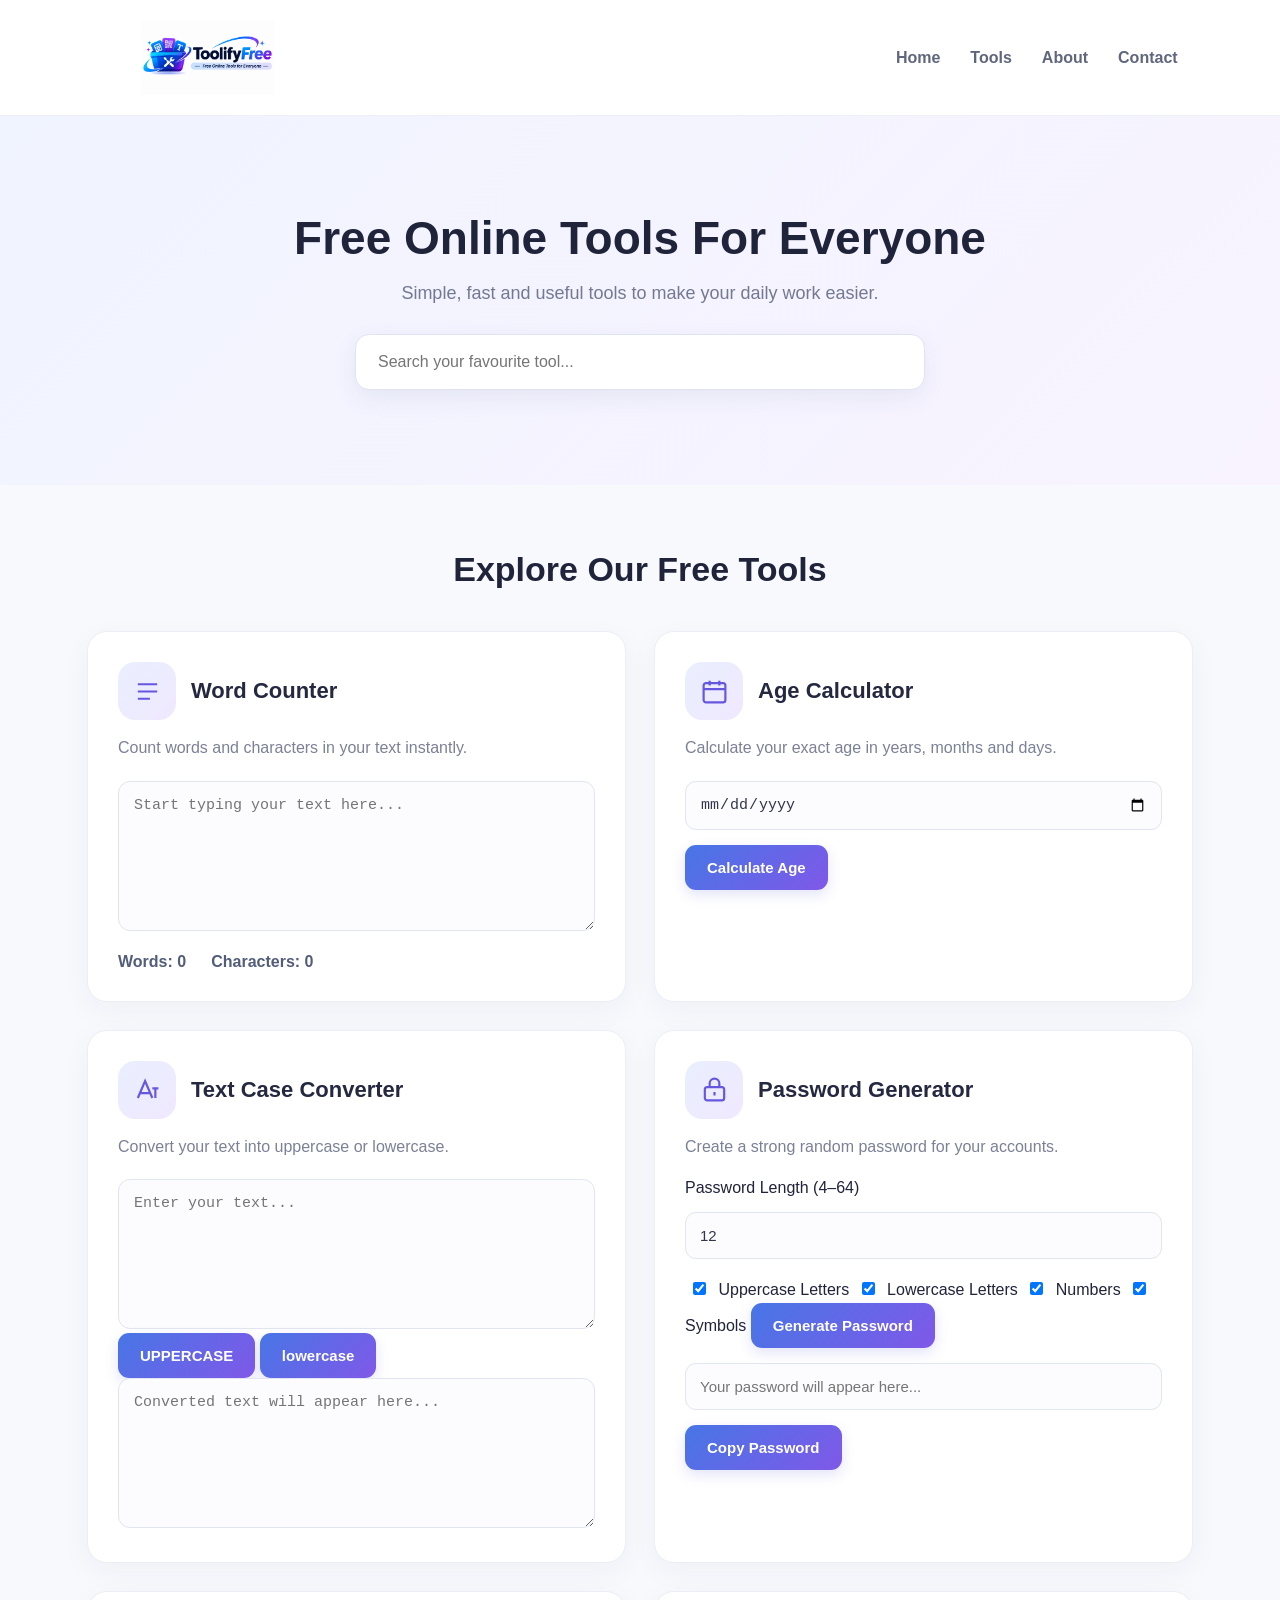
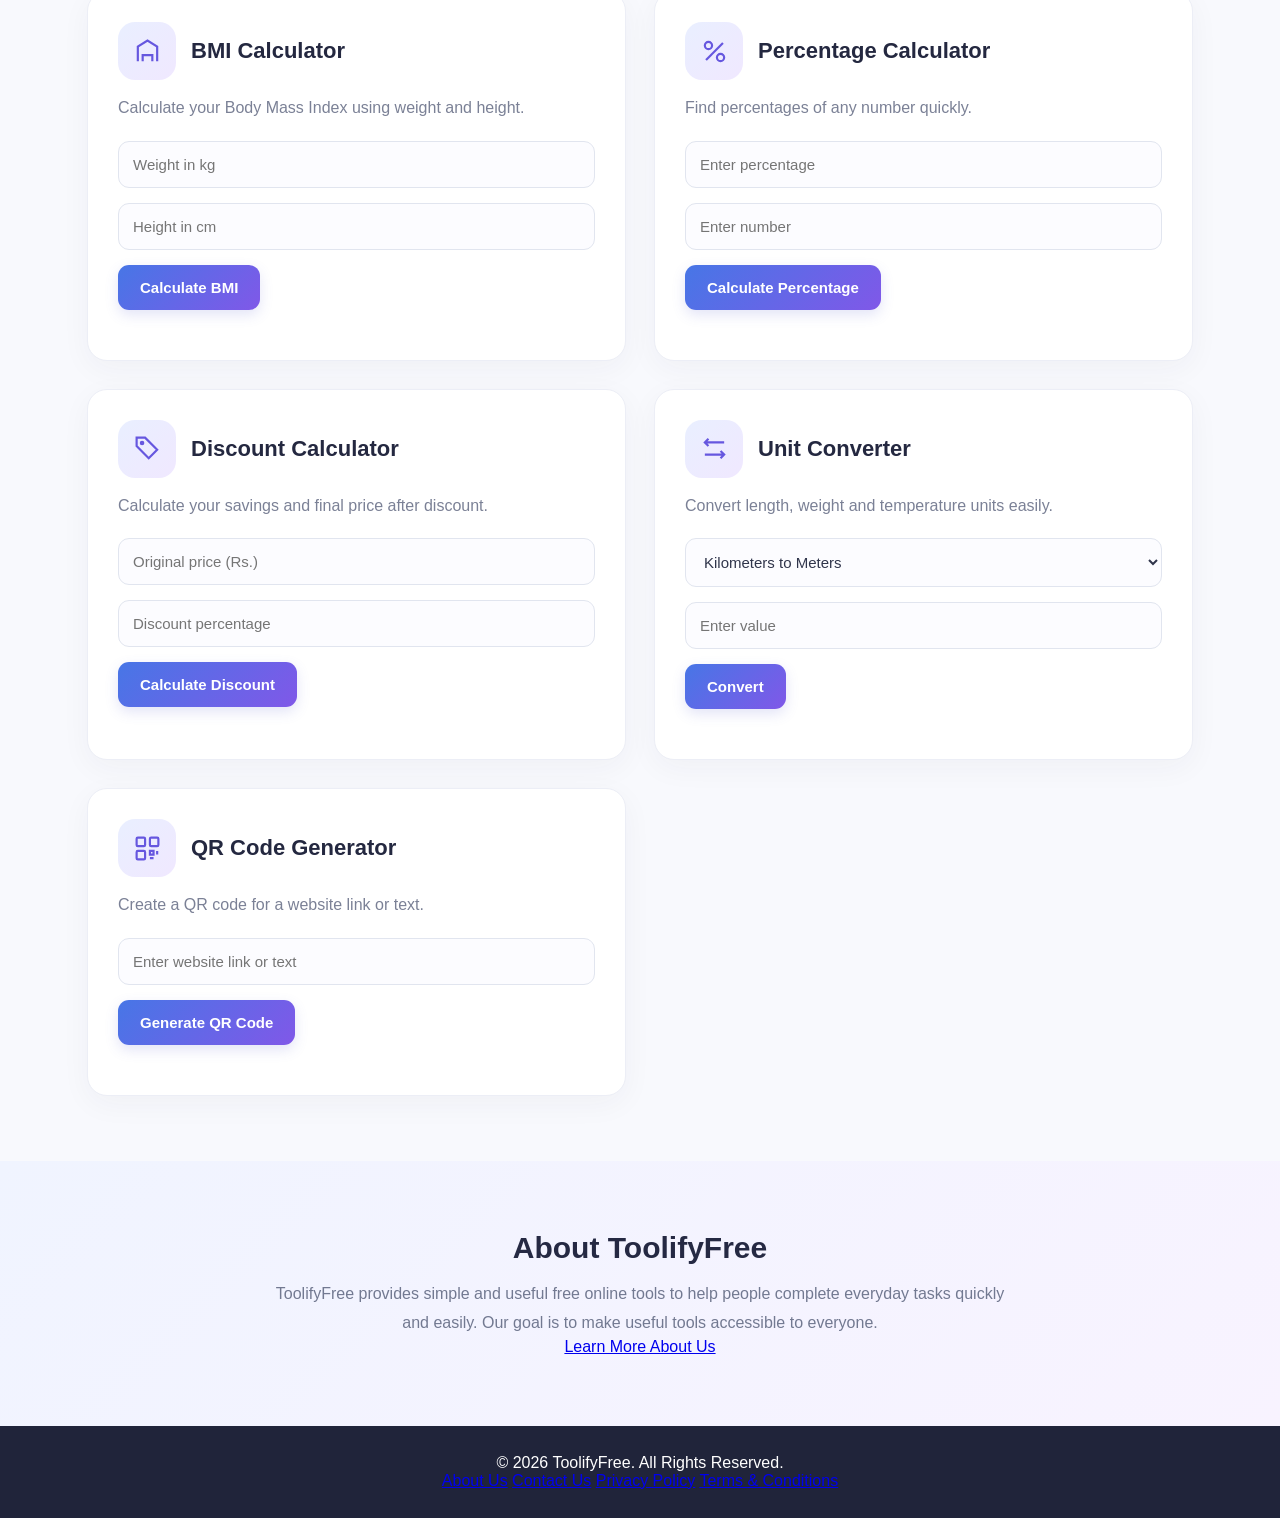
<file: index.html>
<!DOCTYPE html>
<html lang="en">
<head>
    <meta charset="UTF-8">
    <meta name="viewport" content="width=device-width, initial-scale=1.0">

    <title>ToolifyFree - Free Online Tools, Calculators & Text Tools</title>

    <meta name="description" content="Use free online tools at ToolifyFree, including word counter, age calculator, text case converter, password generator, BMI calculator, percentage calculator, discount calculator, unit converter and QR code generator.">

    <meta name="robots" content="index, follow">

    <link rel="canonical" href="https://mharoonmharoon94-create.github.io/toolifyfree/">

    <meta property="og:title" content="ToolifyFree - Free Online Tools">
    <meta property="og:description" content="Explore free online calculators, text tools and useful generators at ToolifyFree.">
    <meta property="og:url" content="https://mharoonmharoon94-create.github.io/toolifyfree/">
    <meta property="og:type" content="website">

    <link rel="stylesheet" href="style.css">
</head>
<body>

    <!-- NAVIGATION -->
    <nav class="navbar">
        <a href="#home">
            <img src="logo.png" alt="ToolifyFree Logo" class="site-logo">
        </a>

        <div class="nav-links">
            <a href="#home">Home</a>
            <a href="#tools">Tools</a>
            <a href="#about">About</a>
            <a href="contact.html">Contact</a>
        </div>
    </nav>

    <!-- HERO SECTION -->
    <header class="hero" id="home">
        <h1>Free Online Tools For Everyone</h1>
        <p>Simple, fast and useful tools to make your daily work easier.</p>
        <input type="text" id="searchInput" placeholder="Search your favourite tool...">
    </header>

    <!-- TOOLS SECTION -->
    <main id="tools">
        <h2 class="section-title">Explore Our Free Tools</h2>

        <div class="tools-container">

            <!-- WORD COUNTER -->
            <section class="tool-card">
                <div class="tool-heading">
                    <div class="tool-icon">
                        <svg viewBox="0 0 24 24" fill="none" stroke="currentColor" stroke-width="1.8">
                            <path d="M4 6h16M4 12h16M4 18h10"/>
                        </svg>
                    </div>
                    <h2>Word Counter</h2>
                </div>
                <p>Count words and characters in your text instantly.</p>
                <textarea id="textInput" placeholder="Start typing your text here..."></textarea>
                <div class="results">
                    <span>Words: <span id="wordCount">0</span></span>
                    <span>Characters: <span id="charCount">0</span></span>
                </div>
            </section>

            <!-- AGE CALCULATOR -->
            <section class="tool-card">
                <div class="tool-heading">
                    <div class="tool-icon">
                        <svg viewBox="0 0 24 24" fill="none" stroke="currentColor" stroke-width="1.8">
                            <rect x="3" y="5" width="18" height="16" rx="2"/>
                            <path d="M16 3v4M8 3v4M3 10h18"/>
                        </svg>
                    </div>
                    <h2>Age Calculator</h2>
                </div>
                <p>Calculate your exact age in years, months and days.</p>
                <input type="date" id="birthDate">
                <button id="calculateBtn">Calculate Age</button>
                <p id="ageResult"></p>
            </section>

            <!-- TEXT CASE CONVERTER -->
            <section class="tool-card">
                <div class="tool-heading">
                    <div class="tool-icon">
                        <svg viewBox="0 0 24 24" fill="none" stroke="currentColor" stroke-width="1.8">
                            <path d="M4 19L10 5l6 14M6 15h8M16 11h5M18.5 11v8"/>
                        </svg>
                    </div>
                    <h2>Text Case Converter</h2>
                </div>
                <p>Convert your text into uppercase or lowercase.</p>
                <textarea id="caseInput" placeholder="Enter your text..."></textarea>
                <button id="upperBtn">UPPERCASE</button>
                <button id="lowerBtn">lowercase</button>
                <textarea id="caseOutput" placeholder="Converted text will appear here..." readonly></textarea>
            </section>

            <!-- PASSWORD GENERATOR -->
            <section class="tool-card">
                <div class="tool-heading">
                    <div class="tool-icon">
                        <svg viewBox="0 0 24 24" fill="none" stroke="currentColor" stroke-width="1.8">
                            <rect x="4" y="10" width="16" height="11" rx="2"/>
                            <path d="M8 10V7a4 4 0 0 1 8 0v3M12 14v3"/>
                        </svg>
                    </div>
                    <h2>Password Generator</h2>
                </div>
                <p>Create a strong random password for your accounts.</p>

                <label for="passwordLength">Password Length (4–64)</label>
                <input type="number" id="passwordLength" min="4" max="64" value="12">

                <label><input type="checkbox" id="includeUpper" checked> Uppercase Letters</label>
                <label><input type="checkbox" id="includeLower" checked> Lowercase Letters</label>
                <label><input type="checkbox" id="includeNumbers" checked> Numbers</label>
                <label><input type="checkbox" id="includeSymbols" checked> Symbols</label>

                <button id="generatePasswordBtn">Generate Password</button>
                <input type="text" id="generatedPassword" placeholder="Your password will appear here..." readonly>
                <button id="copyPasswordBtn">Copy Password</button>
                <p id="passwordMessage"></p>
            </section>

            <!-- BMI CALCULATOR -->
            <section class="tool-card">
                <div class="tool-heading">
                    <div class="tool-icon">
                        <svg viewBox="0 0 24 24" fill="none" stroke="currentColor" stroke-width="1.8">
                            <path d="M4 20V8l8-5 8 5v12"/>
                            <path d="M8 20v-5h8v5"/>
                        </svg>
                    </div>
                    <h2>BMI Calculator</h2>
                </div>
                <p>Calculate your Body Mass Index using weight and height.</p>
                <input type="number" id="bmiWeight" placeholder="Weight in kg">
                <input type="number" id="bmiHeight" placeholder="Height in cm">
                <button id="calculateBMI">Calculate BMI</button>
                <p id="bmiResult"></p>
            </section>

            <!-- PERCENTAGE CALCULATOR -->
            <section class="tool-card">
                <div class="tool-heading">
                    <div class="tool-icon">
                        <svg viewBox="0 0 24 24" fill="none" stroke="currentColor" stroke-width="1.8">
                            <circle cx="7" cy="7" r="3"/>
                            <circle cx="17" cy="17" r="3"/>
                            <path d="M19 5L5 19"/>
                        </svg>
                    </div>
                    <h2>Percentage Calculator</h2>
                </div>
                <p>Find percentages of any number quickly.</p>
                <input type="number" id="percentageValue" placeholder="Enter percentage">
                <input type="number" id="percentageNumber" placeholder="Enter number">
                <button id="calculatePercentage">Calculate Percentage</button>
                <p id="percentageResult"></p>
            </section>

            <!-- DISCOUNT CALCULATOR -->
            <section class="tool-card">
                <div class="tool-heading">
                    <div class="tool-icon">
                        <svg viewBox="0 0 24 24" fill="none" stroke="currentColor" stroke-width="1.8">
                            <path d="M20 13l-7 7L3 10V3h7l10 10z"/>
                            <circle cx="7.5" cy="7.5" r="1"/>
                        </svg>
                    </div>
                    <h2>Discount Calculator</h2>
                </div>
                <p>Calculate your savings and final price after discount.</p>
                <input type="number" id="originalPrice" placeholder="Original price (Rs.)">
                <input type="number" id="discountPercent" placeholder="Discount percentage">
                <button id="calculateDiscount">Calculate Discount</button>
                <p id="discountResult"></p>
            </section>

            <!-- UNIT CONVERTER -->
            <section class="tool-card">
                <div class="tool-heading">
                    <div class="tool-icon">
                        <svg viewBox="0 0 24 24" fill="none" stroke="currentColor" stroke-width="1.8">
                            <path d="M4 7h16M4 17h16M7 4l-3 3 3 3M17 14l3 3-3 3"/>
                        </svg>
                    </div>
                    <h2>Unit Converter</h2>
                </div>
                <p>Convert length, weight and temperature units easily.</p>

                <select id="unitType">
                    <option value="km-m">Kilometers to Meters</option>
                    <option value="m-km">Meters to Kilometers</option>
                    <option value="kg-g">Kilograms to Grams</option>
                    <option value="g-kg">Grams to Kilograms</option>
                    <option value="c-f">Celsius to Fahrenheit</option>
                    <option value="f-c">Fahrenheit to Celsius</option>
                    <option value="m-ft">Meters to Feet</option>
                    <option value="ft-m">Feet to Meters</option>
                </select>

                <input type="number" id="unitValue" placeholder="Enter value">
                <button id="convertUnit">Convert</button>
                <p id="unitResult"></p>
            </section>

            <!-- QR CODE GENERATOR -->
            <section class="tool-card">
                <div class="tool-heading">
                    <div class="tool-icon">
                        <svg viewBox="0 0 24 24" fill="none" stroke="currentColor" stroke-width="1.8">
                            <rect x="3" y="3" width="7" height="7" rx="1"/>
                            <rect x="14" y="3" width="7" height="7" rx="1"/>
                            <rect x="3" y="14" width="7" height="7" rx="1"/>
                            <path d="M14 14h3v3h-3zM20 14v3M14 20h3"/>
                        </svg>
                    </div>
                    <h2>QR Code Generator</h2>
                </div>
                <p>Create a QR code for a website link or text.</p>
                <input type="text" id="qrInput" placeholder="Enter website link or text">
                <button id="generateQR">Generate QR Code</button>
                <div id="qrResult" style="margin-top:20px; text-align:center;"></div>
                <button id="downloadQR" style="display:none; margin-top:15px;">
                    Download QR Code
                </button>
                <p id="qrMessage"></p>
            </section>

        </div>

        <p id="noResults" style="display:none; text-align:center; margin:25px;">
            No tools found. Try another search.
        </p>
    </main>

    <!-- ABOUT SECTION -->
    <section class="about" id="about">
        <h2>About ToolifyFree</h2>
        <p>
            ToolifyFree provides simple and useful free online tools
            to help people complete everyday tasks quickly and easily.
            Our goal is to make useful tools accessible to everyone.
        </p>
        <a href="about.html">Learn More About Us</a>
    </section>

    <!-- FOOTER -->
    <footer>
        <p>© 2026 ToolifyFree. All Rights Reserved.</p>
        <div class="footer-links">
            <a href="about.html">About Us</a>
            <a href="contact.html">Contact Us</a>
            <a href="privacy.html">Privacy Policy</a>
            <a href="terms.html">Terms &amp; Conditions</a>
        </div>
    </footer>

    <script src="script.js"></script>
</body>
</html>
</file>
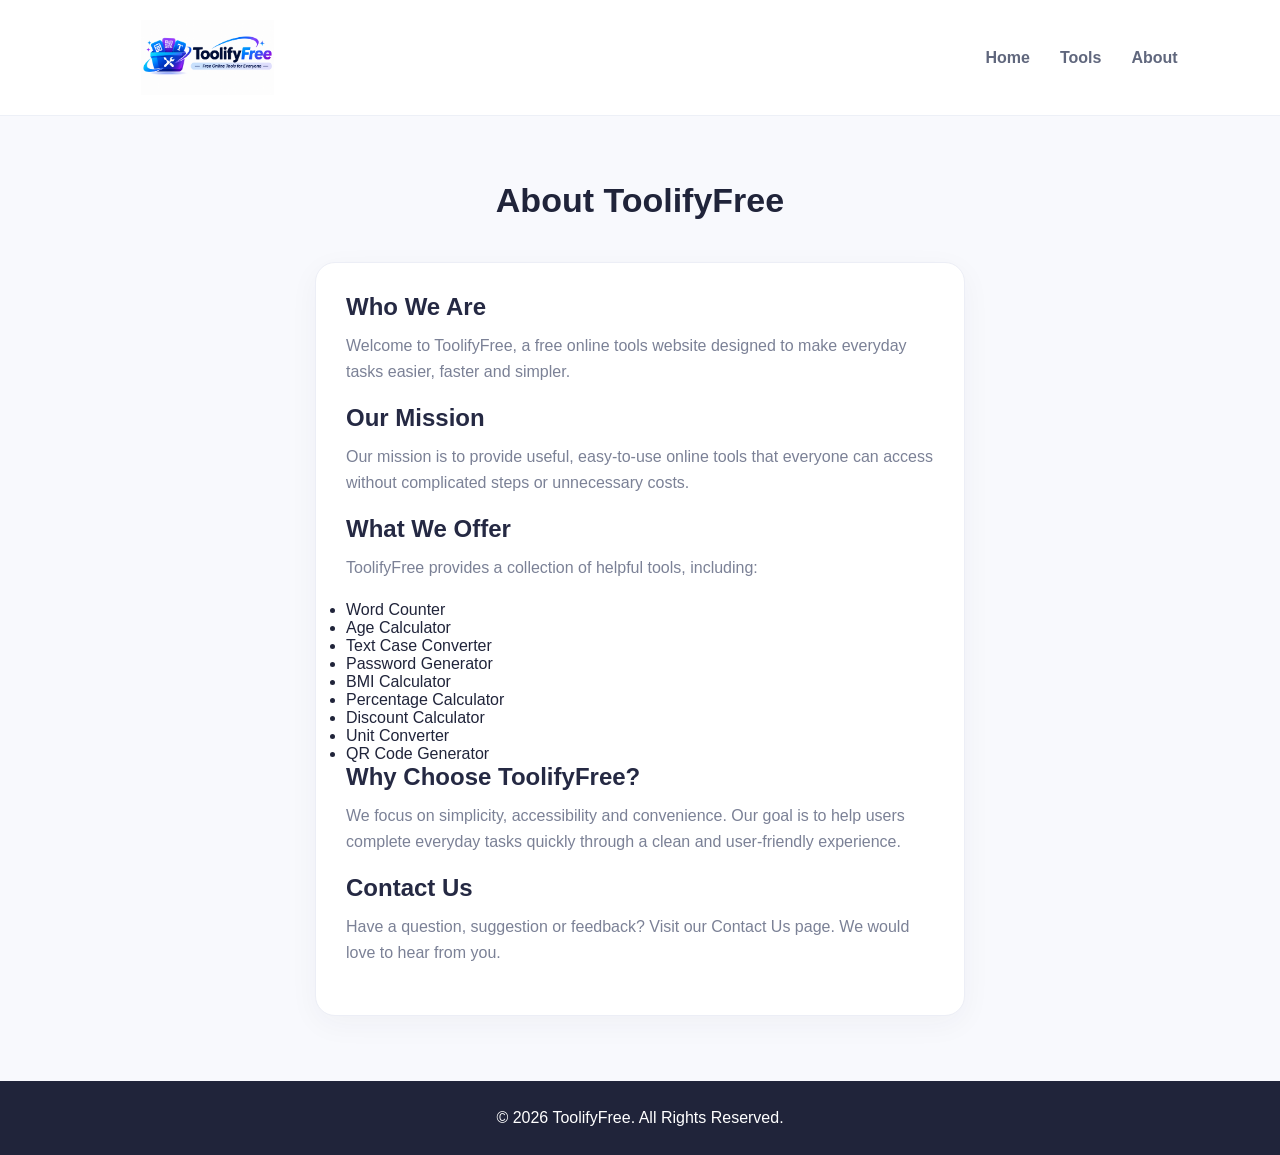
<file: about.html>
<!DOCTYPE html>
<html lang="en">
<head>
    <meta charset="UTF-8">
    <meta name="viewport" content="width=device-width, initial-scale=1.0">
    <title>About Us - ToolifyFree</title>
    <link rel="stylesheet" href="style.css">
</head>
<body>

    <nav class="navbar">
        <a href="index.html">
            <img src="logo.png" alt="ToolifyFree Logo" class="site-logo">
        </a>

        <div class="nav-links">
            <a href="index.html">Home</a>
            <a href="index.html#tools">Tools</a>
            <a href="index.html#about">About</a>
        </div>
    </nav>

    <main>
        <h1 class="section-title">About ToolifyFree</h1>

        <section class="tool-card contact-card">

            <h2>Who We Are</h2>
            <p>Welcome to ToolifyFree, a free online tools website designed to make everyday tasks easier, faster and simpler.</p>

            <h2>Our Mission</h2>
            <p>Our mission is to provide useful, easy-to-use online tools that everyone can access without complicated steps or unnecessary costs.</p>

            <h2>What We Offer</h2>
            <p>ToolifyFree provides a collection of helpful tools, including:</p>

            <ul>
                <li>Word Counter</li>
                <li>Age Calculator</li>
                <li>Text Case Converter</li>
                <li>Password Generator</li>
                <li>BMI Calculator</li>
                <li>Percentage Calculator</li>
                <li>Discount Calculator</li>
                <li>Unit Converter</li>
                <li>QR Code Generator</li>
            </ul>

            <h2>Why Choose ToolifyFree?</h2>
            <p>We focus on simplicity, accessibility and convenience. Our goal is to help users complete everyday tasks quickly through a clean and user-friendly experience.</p>

            <h2>Contact Us</h2>
            <p>Have a question, suggestion or feedback? Visit our Contact Us page. We would love to hear from you.</p>

        </section>
    </main>

    <footer>
        <p>© 2026 ToolifyFree. All Rights Reserved.</p>
    </footer>

</body>
</html>
</file>
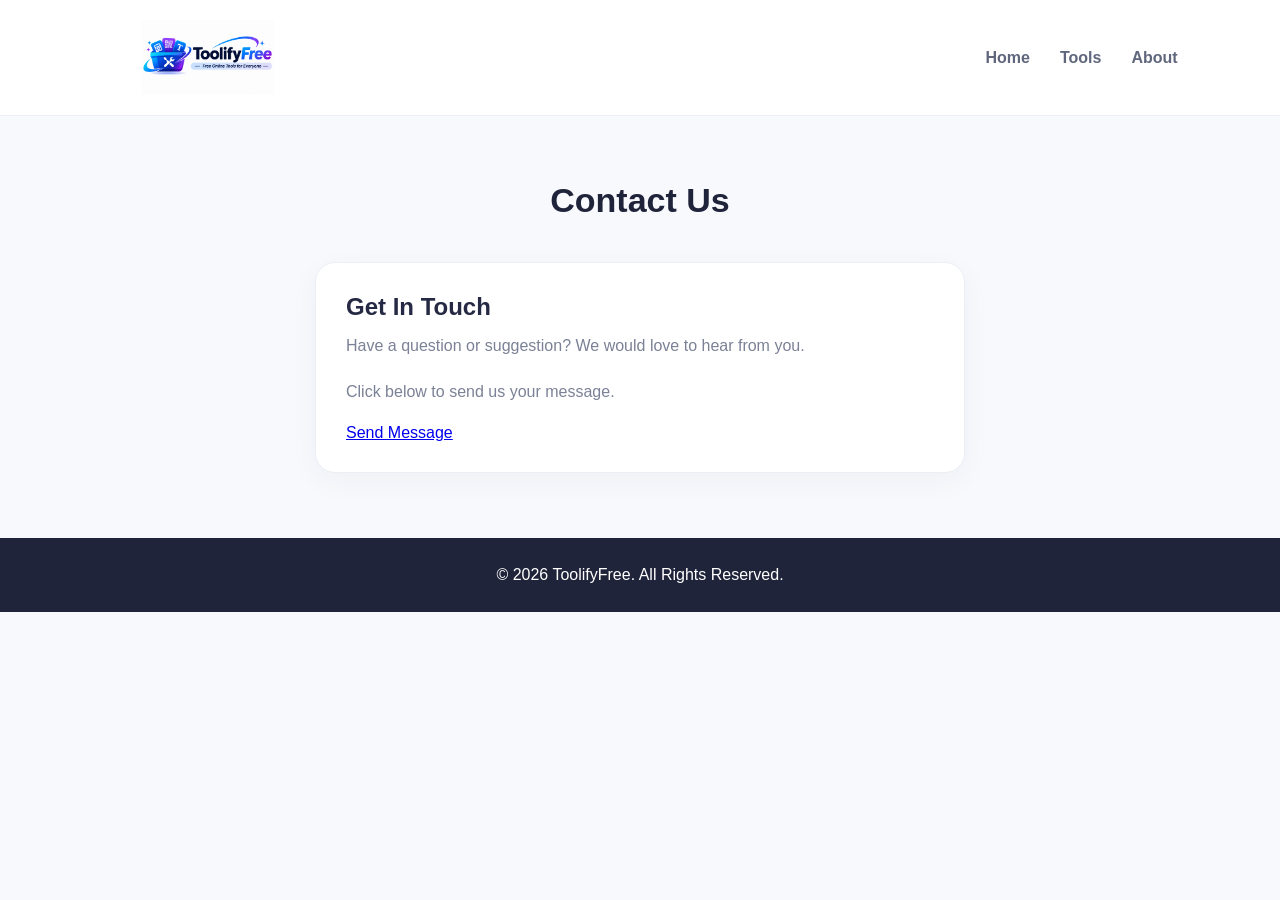
<file: contact.html>
<!DOCTYPE html>
<html lang="en">
<head>
    <meta charset="UTF-8">
    <meta name="viewport" content="width=device-width, initial-scale=1.0">
    <title>Contact Us - ToolifyFree</title>
    <link rel="stylesheet" href="style.css">
</head>
<body>

    <nav class="navbar">
        <a href="index.html">
            <img src="logo.png" alt="ToolifyFree Logo" class="site-logo">
        </a>

        <div class="nav-links">
            <a href="index.html">Home</a>
            <a href="index.html#tools">Tools</a>
            <a href="index.html#about">About</a>
        </div>
    </nav>

    <main>
        <h1 class="section-title">Contact Us</h1>

        <section class="tool-card contact-card">
            <h2>Get In Touch</h2>

            <p>Have a question or suggestion? We would love to hear from you.</p>

            <p>Click below to send us your message.</p>

            <a
                href="https://docs.google.com/forms/d/e/1FAIpQLSenC_vNHeko2SWKbhamyqm_LIlHJcJgjru2zOYfCB11_B21-w/viewform"
                target="_blank"
                rel="noopener noreferrer"
                class="contact-button">
                Send Message
            </a>
        </section>
    </main>

    <footer>
        <p>© 2026 ToolifyFree. All Rights Reserved.</p>
    </footer>

</body>
</html>
</file>
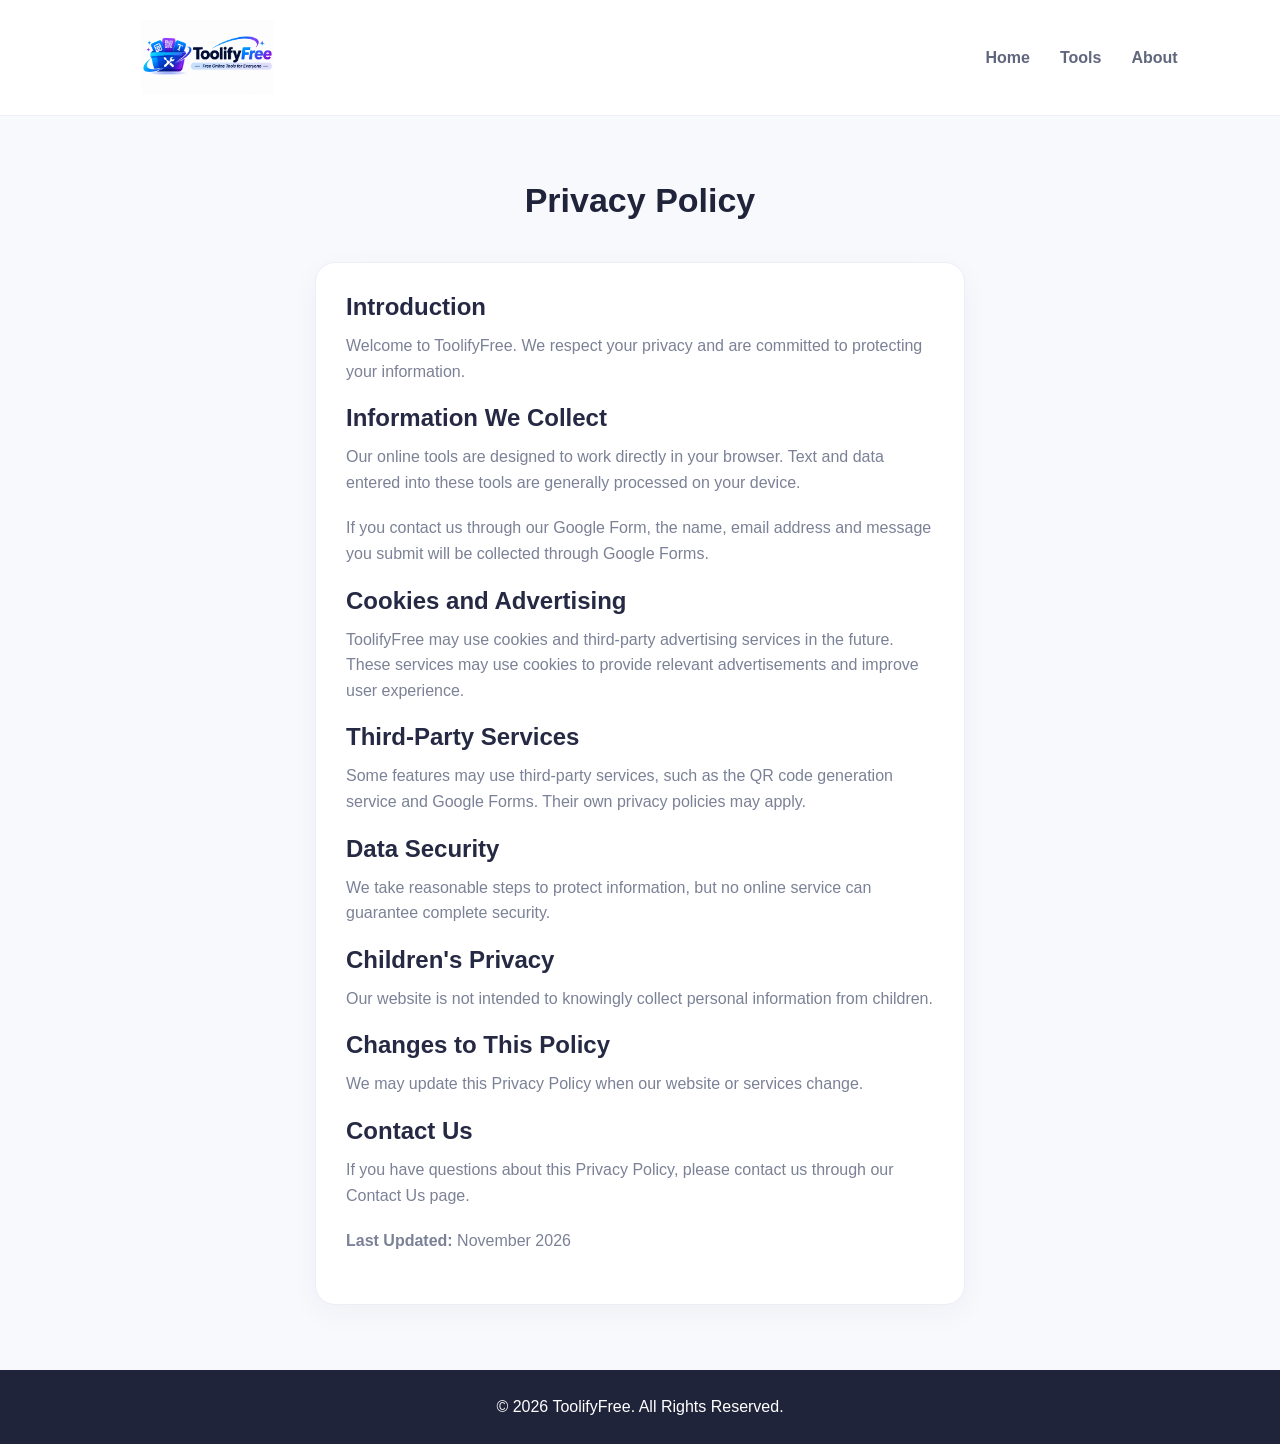
<file: privacy.html>
<!DOCTYPE html>
<html lang="en">
<head>
    <meta charset="UTF-8">
    <meta name="viewport" content="width=device-width, initial-scale=1.0">
    <title>Privacy Policy - ToolifyFree</title>
    <link rel="stylesheet" href="style.css">
</head>
<body>

    <nav class="navbar">
        <a href="index.html">
            <img src="logo.png" alt="ToolifyFree Logo" class="site-logo">
        </a>

        <div class="nav-links">
            <a href="index.html">Home</a>
            <a href="index.html#tools">Tools</a>
            <a href="index.html#about">About</a>
        </div>
    </nav>

    <main>
        <h1 class="section-title">Privacy Policy</h1>

        <section class="tool-card contact-card">
            <h2>Introduction</h2>
            <p>Welcome to ToolifyFree. We respect your privacy and are committed to protecting your information.</p>

            <h2>Information We Collect</h2>
            <p>Our online tools are designed to work directly in your browser. Text and data entered into these tools are generally processed on your device.</p>
            <p>If you contact us through our Google Form, the name, email address and message you submit will be collected through Google Forms.</p>

            <h2>Cookies and Advertising</h2>
            <p>ToolifyFree may use cookies and third-party advertising services in the future. These services may use cookies to provide relevant advertisements and improve user experience.</p>

            <h2>Third-Party Services</h2>
            <p>Some features may use third-party services, such as the QR code generation service and Google Forms. Their own privacy policies may apply.</p>

            <h2>Data Security</h2>
            <p>We take reasonable steps to protect information, but no online service can guarantee complete security.</p>

            <h2>Children's Privacy</h2>
            <p>Our website is not intended to knowingly collect personal information from children.</p>

            <h2>Changes to This Policy</h2>
            <p>We may update this Privacy Policy when our website or services change.</p>

            <h2>Contact Us</h2>
            <p>If you have questions about this Privacy Policy, please contact us through our Contact Us page.</p>

            <p><strong>Last Updated:</strong> November 2026</p>
        </section>
    </main>

    <footer>
        <p>© 2026 ToolifyFree. All Rights Reserved.</p>
    </footer>

</body>
</html>
</file>
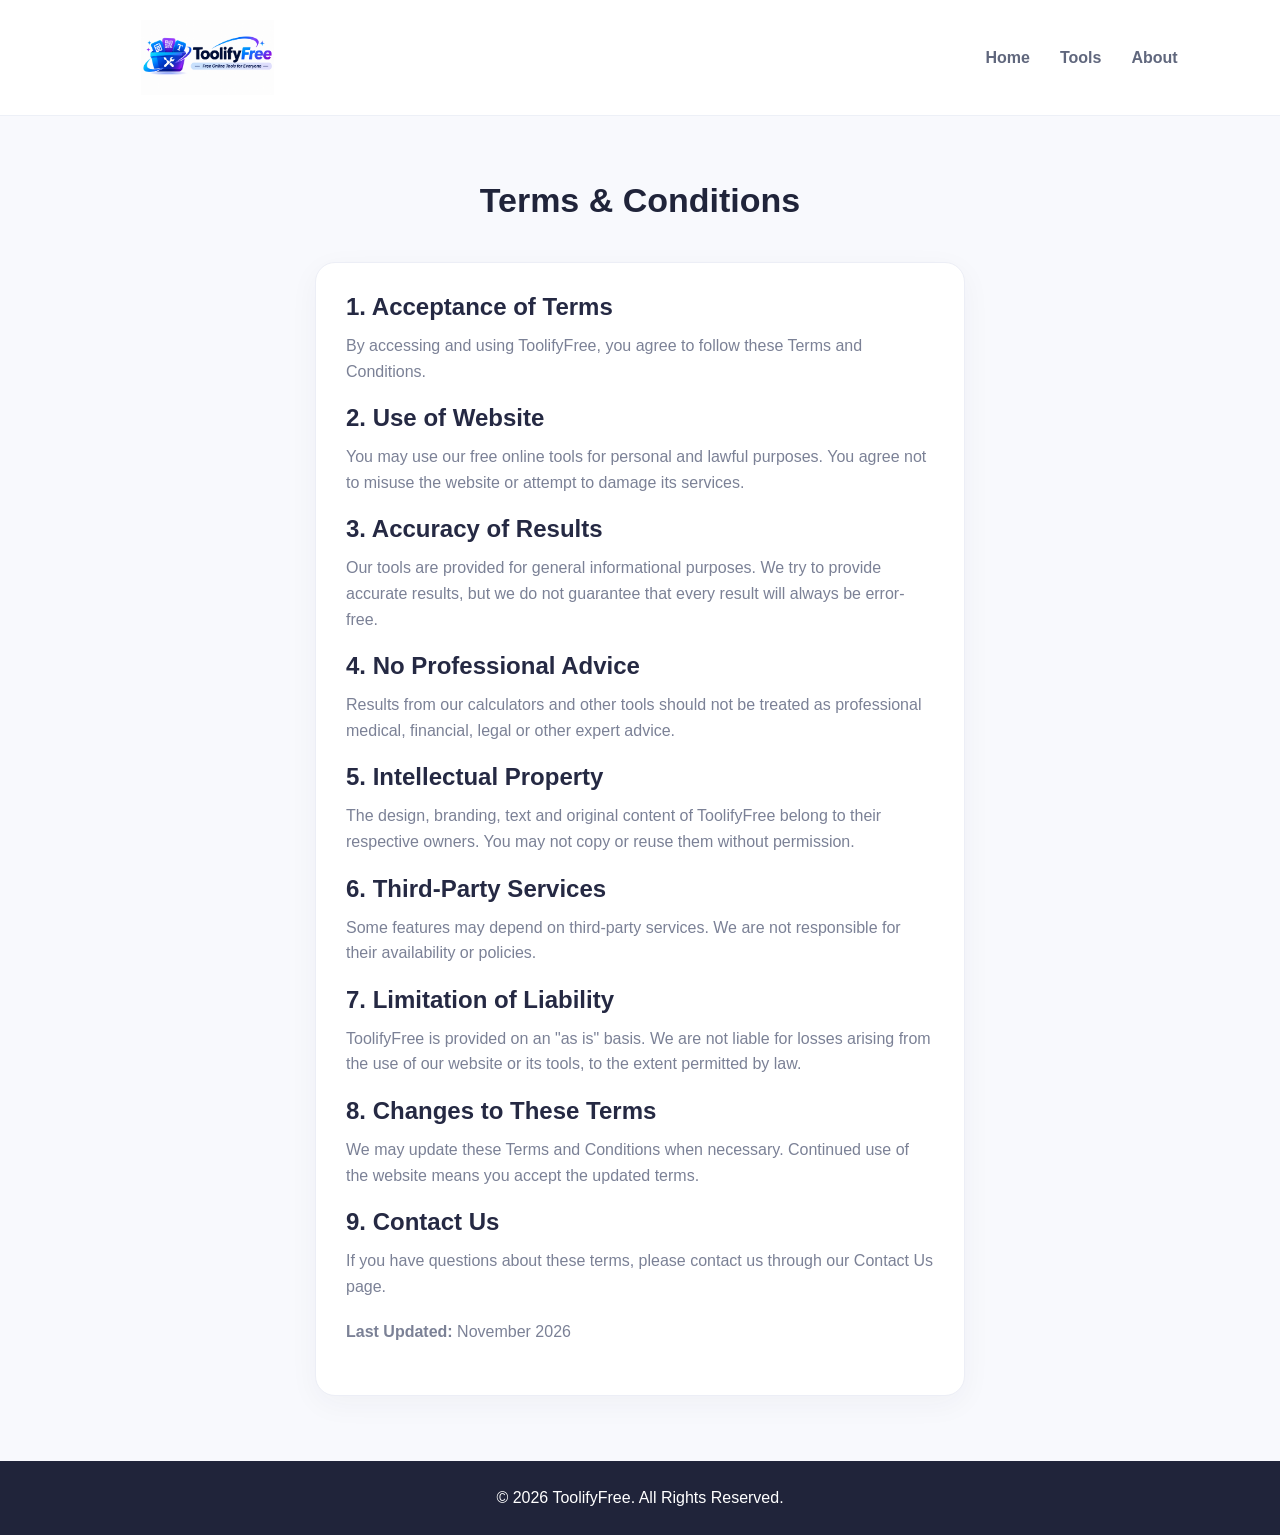
<file: terms.html>
<!DOCTYPE html>
<html lang="en">
<head>
    <meta charset="UTF-8">
    <meta name="viewport" content="width=device-width, initial-scale=1.0">
    <title>Terms & Conditions - ToolifyFree</title>
    <link rel="stylesheet" href="style.css">
</head>
<body>

    <nav class="navbar">
        <a href="index.html">
            <img src="logo.png" alt="ToolifyFree Logo" class="site-logo">
        </a>

        <div class="nav-links">
            <a href="index.html">Home</a>
            <a href="index.html#tools">Tools</a>
            <a href="index.html#about">About</a>
        </div>
    </nav>

    <main>
        <h1 class="section-title">Terms & Conditions</h1>

        <section class="tool-card contact-card">

            <h2>1. Acceptance of Terms</h2>
            <p>By accessing and using ToolifyFree, you agree to follow these Terms and Conditions.</p>

            <h2>2. Use of Website</h2>
            <p>You may use our free online tools for personal and lawful purposes. You agree not to misuse the website or attempt to damage its services.</p>

            <h2>3. Accuracy of Results</h2>
            <p>Our tools are provided for general informational purposes. We try to provide accurate results, but we do not guarantee that every result will always be error-free.</p>

            <h2>4. No Professional Advice</h2>
            <p>Results from our calculators and other tools should not be treated as professional medical, financial, legal or other expert advice.</p>

            <h2>5. Intellectual Property</h2>
            <p>The design, branding, text and original content of ToolifyFree belong to their respective owners. You may not copy or reuse them without permission.</p>

            <h2>6. Third-Party Services</h2>
            <p>Some features may depend on third-party services. We are not responsible for their availability or policies.</p>

            <h2>7. Limitation of Liability</h2>
            <p>ToolifyFree is provided on an "as is" basis. We are not liable for losses arising from the use of our website or its tools, to the extent permitted by law.</p>

            <h2>8. Changes to These Terms</h2>
            <p>We may update these Terms and Conditions when necessary. Continued use of the website means you accept the updated terms.</p>

            <h2>9. Contact Us</h2>
            <p>If you have questions about these terms, please contact us through our Contact Us page.</p>

            <p><strong>Last Updated:</strong> November 2026</p>

        </section>
    </main>

    <footer>
        <p>© 2026 ToolifyFree. All Rights Reserved.</p>
    </footer>

</body>
</html>
</file>
<file: style.css>
* {
    margin: 0;
    padding: 0;
    box-sizing: border-box;
}

body {
    font-family: 'Segoe UI', Arial, sans-serif;
    background: #f8f9fd;
    color: #20243a;
}

/* NAVBAR */
.navbar {
    display: flex;
    justify-content: space-between;
    align-items: center;
    padding: 20px 8%;
    background: #ffffff;
    border-bottom: 1px solid #edf0f7;
}

.navbar h2 {
    font-size: 28px;
    font-weight: 800;
    color: #20243a;
}

.navbar h2 span {
    background: linear-gradient(135deg, #4776e6, #8e54e9);
    -webkit-background-clip: text;
    -webkit-text-fill-color: transparent;
}

.nav-links {
    display: flex;
    gap: 30px;
}

.nav-links a {
    text-decoration: none;
    color: #60677d;
    font-weight: 600;
    transition: 0.3s;
}

.nav-links a:hover {
    color: #6c63e8;
}

/* HERO */
.hero {
    text-align: center;
    padding: 95px 20px;
    background: linear-gradient(135deg, #f0f4ff, #f8f3ff);
}

.hero h1 {
    font-size: 46px;
    font-weight: 800;
    color: #20243a;
    margin-bottom: 18px;
}

.hero p {
    font-size: 18px;
    color: #727991;
    margin-bottom: 30px;
}

.hero input {
    width: 90%;
    max-width: 570px;
    padding: 18px 22px;
    border: 1px solid #e0e4f0;
    border-radius: 14px;
    font-size: 16px;
    outline: none;
    background: white;
    box-shadow: 0 8px 25px rgba(45, 55, 100, 0.07);
}

.hero input:focus {
    border-color: #8174e9;
}

/* MAIN */
main {
    max-width: 1150px;
    margin: 65px auto;
    padding: 0 22px;
}

.section-title {
    text-align: center;
    font-size: 34px;
    font-weight: 800;
    color: #20243a;
    margin-bottom: 42px;
}

/* TOOL CARDS */
.tools-container {
    display: grid;
    grid-template-columns: repeat(2, 1fr);
    gap: 28px;
}

.tool-card {
    background: #ffffff;
    padding: 30px;
    border-radius: 20px;
    border: 1px solid #eceef6;
    box-shadow: 0 8px 30px rgba(36, 43, 80, 0.045);
    transition: 0.3s ease;
}

.tool-card:hover {
    transform: translateY(-5px);
    box-shadow: 0 15px 35px rgba(80, 76, 150, 0.11);
    border-color: #dcd9ff;
}

/* ICONS */
.tool-heading {
    display: flex;
    align-items: center;
    gap: 15px;
    margin-bottom: 15px;
}

.tool-heading h2 {
    color: #242840;
    font-size: 22px;
    margin: 0;
}

.tool-icon {
    width: 58px;
    height: 58px;
    min-width: 58px;
    display: flex;
    align-items: center;
    justify-content: center;
    background: linear-gradient(135deg, #e9efff, #f0e8ff);
    color: #6657df;
    border-radius: 17px;
    transition: 0.3s;
}

.tool-icon svg {
    width: 29px;
    height: 29px;
}

.tool-card:hover .tool-icon {
    background: linear-gradient(135deg, #4776e6, #8e54e9);
    color: white;
    transform: scale(1.06);
}

.tool-card > p {
    color: #7b8196;
    margin-bottom: 20px;
    line-height: 1.6;
}

/* INPUTS */
textarea {
    width: 100%;
    min-height: 150px;
    padding: 15px;
    border: 1px solid #e1e5ef;
    border-radius: 12px;
    font-size: 15px;
    resize: vertical;
    outline: none;
    background: #fcfcff;
}

.tool-card input,
.tool-card select {
    display: block;
    width: 100%;
    padding: 14px;
    margin: 15px 0;
    border: 1px solid #e1e5ef;
    border-radius: 11px;
    font-size: 15px;
    background: #fcfcff;
    color: #30354b;
    outline: none;
}

textarea:focus,
.tool-card input:focus,
.tool-card select:focus {
    border-color: #8879ec;
    box-shadow: 0 0 0 3px rgba(136, 121, 236, 0.12);
}

.tool-card input[type="checkbox"] {
    display: inline-block;
    width: auto;
    margin: 8px;
}

/* BUTTONS */
button {
    background: linear-gradient(135deg, #4776e6, #8058e8);
    color: white;
    padding: 14px 22px;
    border: none;
    border-radius: 11px;
    cursor: pointer;
    font-size: 15px;
    font-weight: 700;
    transition: 0.3s;
    box-shadow: 0 5px 13px rgba(91, 93, 210, 0.17);
}

button:hover {
    background: linear-gradient(135deg, #3866d5, #7048d5);
    transform: translateY(-2px);
    box-shadow: 0 8px 18px rgba(91, 93, 210, 0.25);
}

button:active {
    transform: translateY(0);
}

/* RESULTS */
.results {
    display: flex;
    gap: 25px;
    margin-top: 18px;
    font-weight: bold;
    color: #535d79;
}

#ageResult,
#bmiResult,
#percentageResult,
#discountResult,
#unitResult,
#qrMessage,
#passwordMessage {
    display: block;
    margin-top: 18px;
    font-weight: 600;
    color: #6255d9;
    line-height: 1.6;
}

#qrResult img {
    max-width: 100%;
    height: auto;
    border: 8px solid white;
    border-radius: 14px;
    box-shadow: 0 5px 20px rgba(0,0,0,0.09);
}

/* ABOUT */
.about {
    text-align: center;
    padding: 70px 20px;
    background: linear-gradient(135deg, #f0f4ff, #f8f3ff);
}

.about h2 {
    margin-bottom: 15px;
    color: #252943;
    font-size: 30px;
}

.about p {
    max-width: 750px;
    margin: auto;
    color: #727991;
    line-height: 1.8;
}

/* FOOTER */
footer {
    background: #20243a;
    color: white;
    text-align: center;
    padding: 28px;
}

/* MOBILE */
@media (max-width: 700px) {
    .navbar {
        flex-direction: column;
        gap: 18px;
    }

    .nav-links {
        gap: 18px;
        flex-wrap: wrap;
        justify-content: center;
    }

    .hero {
        padding: 65px 18px;
    }

    .hero h1 {
        font-size: 32px;
    }

    .tools-container {
        grid-template-columns: 1fr;
    }

    .tool-card {
        padding: 23px;
    }

    .results {
        flex-direction: column;
        gap: 10px;
    }
}

/* TOOLIFYFREE LOGO */
.site-logo {
    width: 210px;
    height: 75px;
    object-fit: contain;
    display: block;
}

.navbar > a {
    display: flex;
    align-items: center;
    text-decoration: none;
}

/* CONTACT PAGE */

.contact-card {
    max-width: 650px;
    margin: 0 auto;
}

.contact-card h2 {
    color: #252943;
    margin-bottom: 12px;
}

.contact-card label {
    display: block;
    margin-top: 18px;
    color: #30354b;
    font-weight: 600;
}

.contact-card textarea {
    min-height: 160px;
}

.contact-card button {
    margin-top: 15px;
}

.contact-card button:hover {
    transform: translateY(-2px);
}
</file>
